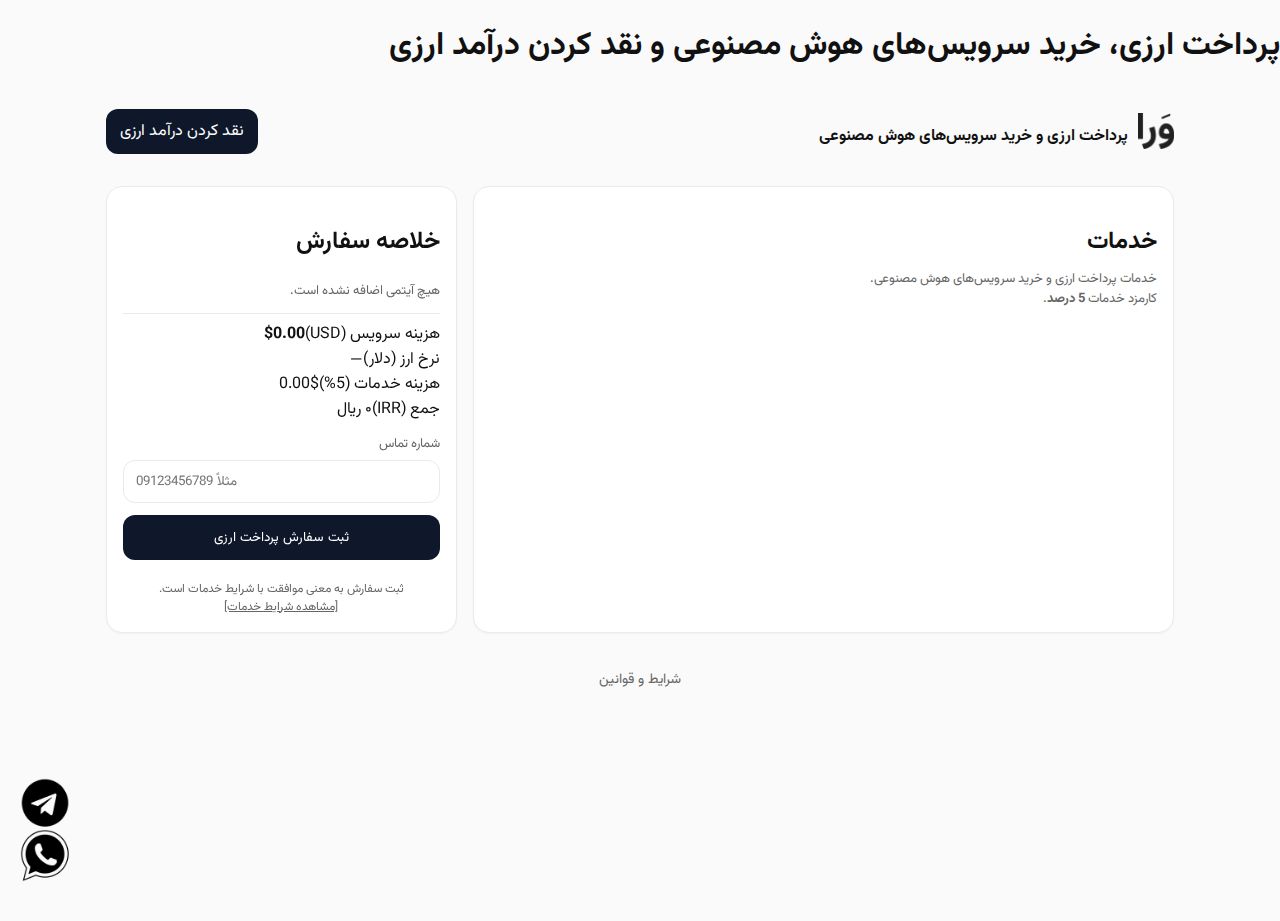
<file: index.html>
<!doctype html>
<html lang="fa" dir="rtl">

<head>
  <!-- Preconnect for Google Fonts -->
  <link rel="preconnect" href="https://fonts.googleapis.com">
  <link rel="preconnect" href="https://fonts.gstatic.com" crossorigin>

  <!-- Google tag (gtag.js) – deferred to avoid cache/blocking -->
  <script>
    window.addEventListener("load", function () {
      const s = document.createElement("script");
      s.src = "https://www.googletagmanager.com/gtag/js?id=G-918ZMTWD45";
      s.async = true;
      document.head.appendChild(s);

      window.dataLayer = window.dataLayer || [];
      function gtag() { dataLayer.push(arguments); }
      gtag('js', new Date());
      gtag('config', 'G-918ZMTWD45');
    });
  </script>

  <meta charset="utf-8" />
  <meta name="viewport" content="width=device-width, initial-scale=1" />
  <link rel="canonical" href="https://vara.global/" />
  <meta name="robots" content="index, follow" />
  <meta name="theme-color" content="#fafafa" />

  <!-- Favicons -->
  <link rel="apple-touch-icon" sizes="180x180" href="public/apple-touch-icon.png">
  <link rel="icon" type="image/png" sizes="32x32" href="public/favicon-32x32.png">
  <link rel="icon" href="public/favicon.ico">

  <!-- Google Fonts (Non-blocking – unchanged) -->
  <link href="https://fonts.googleapis.com/css2?family=Vazirmatn:wght@300;400;600;700&display=swap"
        rel="stylesheet" media="print" onload="this.media='all'" />
  <noscript>
    <link href="https://fonts.googleapis.com/css2?family=Vazirmatn:wght@300;400;600;700&display=swap"
          rel="stylesheet" />
  </noscript>

  <title>پرداخت ارزی، خرید سرویس خارجی و نقد کردن درآمد ارزی | Vara</title>
  <meta name="description"
        content="وَرا پلتفرمی برای پرداخت ارزی، خرید سرویس‌های هوش مصنوعی و سرویس‌های بین‌المللی است که برای کسب‌وکارها ساخته شده. امکان نقد کردن درآمد ارزی با کارمزد پایین و پردازش سریع." />
  <meta name="keywords"
        content="وَرا, پرداخت ارزی, خرید سرویس‌های هوش مصنوعی, خرید سرویس‌های خارجی, نقد کردن درآمد ارزی, Google Banana, Gemini AI Pro, Gemini AI Ultra, Google AI Studio, OpenAI API, ChatGPT Plus, ChatGPT Business, ChatGPT Pro, Cursor, Midjourney, Deepseek API, سرویس‌های AI, اکانت هوش مصنوعی, خرید اشتراک AI" />

  <!-- Open Graph -->
  <meta property="og:type" content="website" />
  <meta property="og:url" content="https://vara.global/" />
  <meta property="og:title" content="پرداخت ارزی، خرید سرویس خارجی و نقد کردن درآمد ارزی | Vara" />
  <meta property="og:description"
        content="وَرا پلتفرمی برای پرداخت ارزی، خرید سرویس‌های هوش مصنوعی و سرویس‌های بین‌المللی است که برای کسب‌وکارها ساخته شده. امکان نقد کردن درآمد ارزی با کارمزد پایین و پردازش سریع." />
  <meta property="og:image" content="https://vara.global/public/VaraOG.png" />
  <meta property="og:image:width" content="1200" />
  <meta property="og:image:height" content="630" />
  <meta property="og:site_name" content="Vara" />

  <!-- Twitter -->
  <meta name="twitter:card" content="summary_large_image" />
  <meta name="twitter:url" content="https://vara.global/" />
  <meta name="twitter:title" content="پرداخت ارزی، خرید سرویس خارجی و نقد کردن درآمد ارزی | Vara" />
  <meta name="twitter:description"
        content="وَرا پلتفرمی برای پرداخت ارزی، خرید سرویس‌های هوش مصنوعی و سرویس‌های بین‌المللی است که برای کسب‌وکارها ساخته شده. امکان نقد کردن درآمد ارزی با کارمزد پایین و پردازش سریع." />
  <meta name="twitter:image" content="https://vara.global/public/VaraOG.png" />

  <!-- Main CSS (cache fixed via versioning) -->
  <link rel="stylesheet" href="style.css?v=20260106"
        media="print" onload="this.media='all'" />
  <noscript>
    <link rel="stylesheet" href="style.css?v=20260106" />
  </noscript>
</head>

<body>
  <h1 class="seo-heading">پرداخت ارزی، خرید سرویس‌های هوش مصنوعی و نقد کردن درآمد ارزی</h1>

  <!-- HEADER -->
  <header class="header">
    <div class="brand">
      <img src="public/Varalogo1.webp" alt="Vara" class="brand-logo" width="36" height="36" />
      <span class="brand-text">پرداخت ارزی و خرید سرویس‌های هوش مصنوعی</span>
    </div>
    <a href="https://t.me/vara_global" class="btn cta">نقد کردن درآمد ارزی</a>
  </header>

  <!-- MAIN -->
  <main class="container">
    <section class="panel" id="servicesPanel">
      <h2>خدمات</h2>
      <div class="muted">
        خدمات پرداخت ارزی و خرید سرویس‌های هوش مصنوعی.
        <br>کارمزد خدمات <b>5 درصد</b>.
      </div>
      <div class="grid" id="servicesGrid"></div>
    </section>

    <section class="panel summary" id="summaryPanel">
      <h2>خلاصه سفارش</h2>
      <div id="items"></div>

      <div class="totals">
        <div class="row"><span>هزینه سرویس (USD)</span><strong id="serviceUSD">$0.00</strong></div>
        <div class="row"><span>نرخ ارز (دلار)</span><span id="rateShow">—</span></div>
        <div class="row"><span>هزینه خدمات (5%)</span><span id="feeShow">$0.00</span></div>
        <div class="row total"><span>جمع (IRR)</span><span id="grandIRR">0</span></div>
      </div>

      <div class="field">
        <label for="phone">شماره تماس</label>
        <input id="phone" type="tel" placeholder="مثلاً 09123456789" />
      </div>
      

      <button class="btn" id="submitBtn">ثبت سفارش پرداخت ارزی</button>
      <div style="font-size:12px;color:var(--muted);margin-top:8px;text-align:center;">
        ثبت سفارش به معنی موافقت با شرایط خدمات است.
        <br>
        <a href="https://vara.global/terms" target="_blank"
           style="color:inherit;text-decoration:underline;">[مشاهده شرایط خدمات]</a>
      </div>
      <div class="notice" id="message" style="display:none"></div>
    </section>
  </main>

  <footer style="text-align:center;padding:20px;font-size:14px;color:var(--muted);">
    <a href="/terms.html" style="color:inherit;text-decoration:none;">شرایط و قوانین</a>
  </footer>

  <div class="vara-support-container">
    <a href="https://t.me/vara_global" target="_blank" class="vara-support-button">
      <img src="public/telegrampng.png" width="53" height="53" />
    </a>
    <a href="https://wa.me/qr/RGRW5DNNJLTLI1" target="_blank" class="vara-support-button">
      <img src="public/whatsapppng.png" width="53" height="53" />
    </a>
  </div>

  <!-- Main JS (cache fixed via versioning) -->
  <script src="script.js?v=20260106" defer></script>
</body>
</html>
</file>
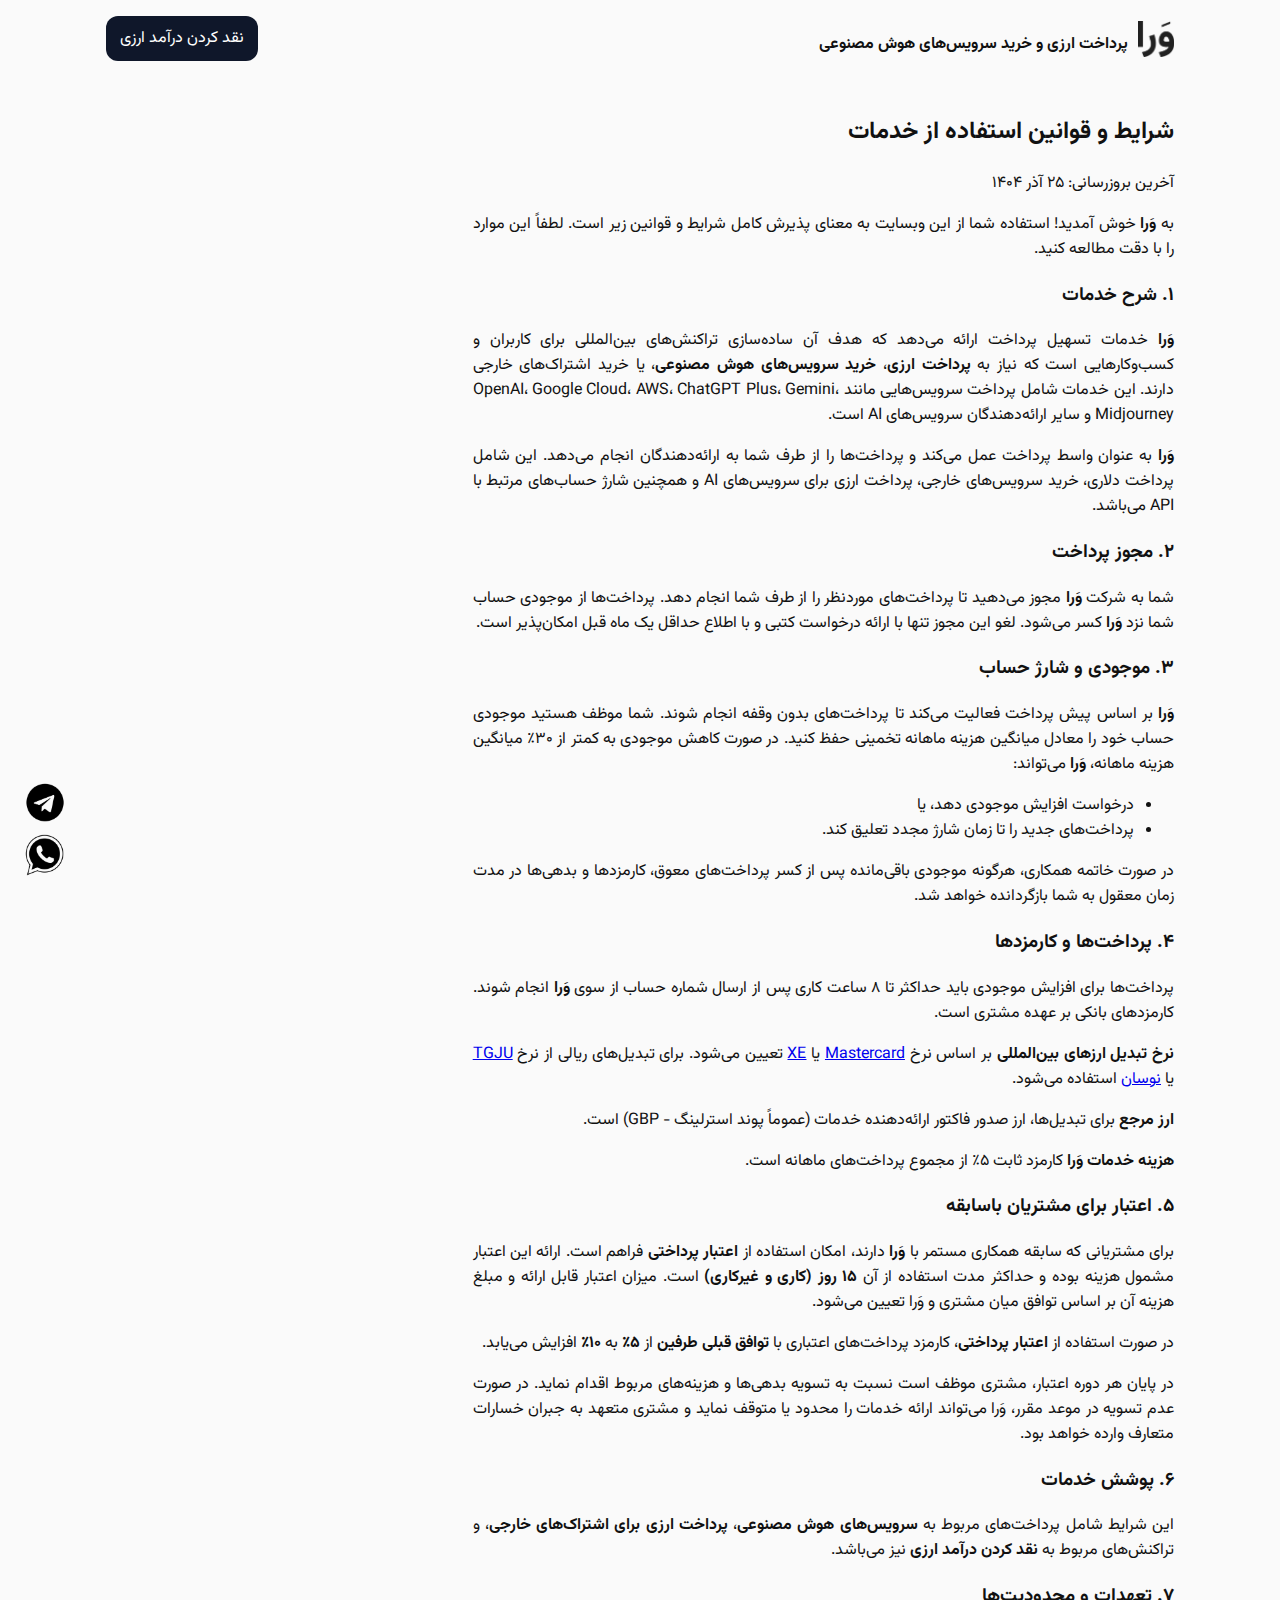
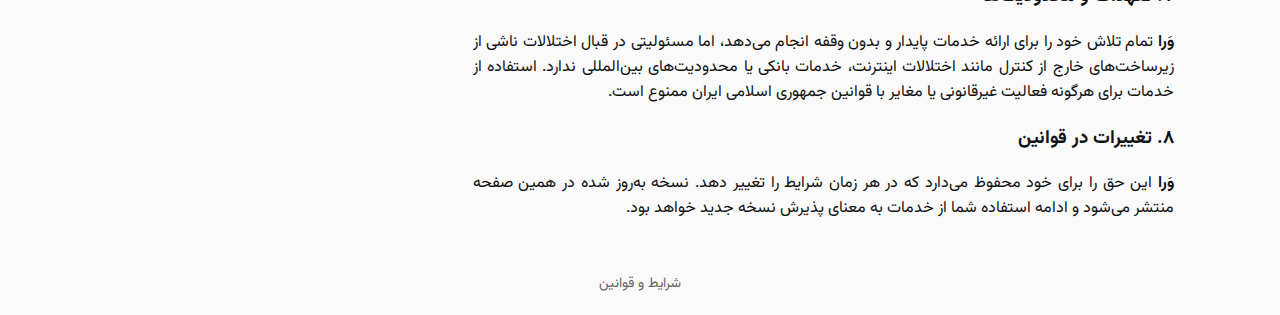
<file: terms.html>
<!doctype html>
<html lang="fa" dir="rtl">

<head>
    <!-- Preconnect for Google Fonts -->
    <link rel="preconnect" href="https://fonts.googleapis.com">
    <link rel="preconnect" href="https://fonts.gstatic.com" crossorigin>

    <!-- Google tag (gtag.js) -->
    <script async src="https://www.googletagmanager.com/gtag/js?id=G-918ZMTWD45"></script>
    <script>
        window.dataLayer = window.dataLayer || [];
        function gtag() { dataLayer.push(arguments); }
        gtag('js', new Date());

        gtag('config', 'G-918ZMTWD45');
    </script>
    <meta charset="utf-8" />
    <meta name="viewport" content="width=device-width, initial-scale=1" />
    <link rel="canonical" href="https://vara.global/terms" />
    <meta name="robots" content="index, follow" />
    <meta name="theme-color" content="#fafafa" />

    <!-- Favicons -->
    <link rel="apple-touch-icon" sizes="180x180" href="public/apple-touch-icon.png">
    <link rel="icon" type="image/png" sizes="32x32" href="public/favicon-32x32.png">
    <link rel="icon" href="public/favicon.ico">

    <!-- Google Fonts (Non-blocking) -->
    <link href="https://fonts.googleapis.com/css2?family=Vazirmatn:wght@300;400;600;700;900&display=swap"
        rel="stylesheet" media="print" onload="this.media='all'" />
    <noscript>
        <link href="https://fonts.googleapis.com/css2?family=Vazirmatn:wght@300;400;600;700;900&display=swap"
            rel="stylesheet" />
    </noscript>

    <title>شرایط و قوانین استفاده | Vara</title>
    <meta name="description" content="شرایط و قوانین استفاده از خدمات پرداخت ارزی و سرویس‌های هوش مصنوعی ورا." />

    <!-- Main CSS -->
    <link rel="stylesheet" href="style.css" media="print" onload="this.media='all'" />
    <noscript>
        <link rel="stylesheet" href="style.css" />
    </noscript>
</head>

<body>
    <!-- HEADER (Global Site Header) -->
    <header class="header">
        <div class="brand">
            <a href="/" style="display: flex; align-items: flex-end; gap: 10px; text-decoration: none; color: inherit;">
                <img src="public/Varalogo1.webp" alt="Vara" class="brand-logo" width="36" height="36" />
                <span class="brand-text">پرداخت ارزی و خرید سرویس‌های هوش مصنوعی</span>
            </a>
        </div>
        <a href="https://t.me/vara_global" class="btn cta">نقد کردن درآمد ارزی</a>
    </header>

    <!-- MAIN LAYOUT -->
    <main class="flex-grow container mx-auto px-4 sm:px-6 lg:px-8 py-12 md:py-20">
        <div class="max-w-4xl mx-auto bg-white dark:bg-gray-900/50 p-8 md:p-12 rounded-lg shadow-sm">
            <div class="text-center mb-12">
                <h2 class="text-4xl font-bold text-gray-900 dark:text-white mb-4">شرایط و قوانین استفاده از خدمات</h2>
                <p class="text-gray-500 dark:text-gray-400">آخرین بروزرسانی: ۲۵ آذر ۱۴۰۴</p>
            </div>

            <div class="prose prose-lg max-w-none text-gray-700 dark:text-gray-300 dark:prose-invert"
                style="text-align: justify;">

                <p>
                    به <strong>وَرا</strong> خوش آمدید! استفاده شما از این وبسایت به معنای پذیرش کامل شرایط و قوانین زیر
                    است. لطفاً این موارد را با دقت مطالعه کنید.
                </p>

                <h3>۱. شرح خدمات</h3>
                <p>
                    <strong>وَرا</strong> خدمات تسهیل پرداخت ارائه می‌دهد که هدف آن ساده‌سازی تراکنش‌های بین‌المللی برای
                    کاربران و کسب‌وکارهایی است که نیاز به
                    <strong>پرداخت ارزی</strong>،
                    <strong>خرید سرویس‌های هوش مصنوعی</strong>،
                    یا خرید اشتراک‌های خارجی دارند.
                    این خدمات شامل پرداخت سرویس‌هایی مانند
                    OpenAI، Google Cloud، AWS، ChatGPT Plus، Gemini، Midjourney
                    و سایر ارائه‌دهندگان سرویس‌های AI است.
                </p>

                <p>
                    <strong>وَرا</strong> به عنوان واسط پرداخت عمل می‌کند و پرداخت‌ها را از طرف شما به ارائه‌دهندگان
                    انجام می‌دهد. این شامل پرداخت دلاری، خرید سرویس‌های خارجی، پرداخت ارزی برای سرویس‌های AI و همچنین
                    شارژ حساب‌های مرتبط با API‌ می‌باشد.
                </p>

                <h3>۲. مجوز پرداخت</h3>
                <p>
                    شما به شرکت <strong>وَرا</strong> مجوز می‌دهید تا پرداخت‌های موردنظر را از طرف شما انجام دهد.
                    پرداخت‌ها از موجودی حساب شما نزد <strong>وَرا</strong> کسر می‌شود.
                    لغو این مجوز تنها با ارائه درخواست کتبی و با اطلاع حداقل یک ماه قبل امکان‌پذیر است.
                </p>

                <h3>۳. موجودی و شارژ حساب</h3>
                <p>
                    <strong>وَرا</strong> بر اساس پیش پرداخت فعالیت می‌کند تا پرداخت‌های بدون وقفه انجام شوند. شما
                    موظف هستید موجودی حساب خود را معادل میانگین هزینه ماهانه تخمینی حفظ کنید.
                    در صورت کاهش موجودی به کمتر از ۳۰٪ میانگین هزینه ماهانه، <strong>وَرا</strong> می‌تواند:
                </p>
                <ul>
                    <li>درخواست افزایش موجودی دهد، یا</li>
                    <li>پرداخت‌های جدید را تا زمان شارژ مجدد تعلیق کند.</li>
                </ul>

                <p>
                    در صورت خاتمه همکاری، هرگونه موجودی باقی‌مانده پس از کسر پرداخت‌های معوق، کارمزدها و بدهی‌ها در مدت
                    زمان معقول به شما بازگردانده خواهد شد.
                </p>

                <h3>۴. پرداخت‌ها و کارمزدها</h3>
                <p>
                    پرداخت‌ها برای افزایش موجودی باید حداکثر تا ۸ ساعت کاری پس از ارسال شماره حساب از سوی
                    <strong>وَرا</strong> انجام شوند.
                    کارمزدهای بانکی بر عهده مشتری است.
                </p>

                <p>
                    <strong>نرخ تبدیل ارزهای بین‌المللی</strong> بر اساس نرخ
                    <a href="https://www.mastercard.co.uk/en-gb/personal/get-support/convert-currency.html"
                        target="_blank" class="text-blue-600 dark:text-blue-400">Mastercard</a>
                    یا
                    <a href="https://www.xe.com/" target="_blank" class="text-blue-600 dark:text-blue-400">XE</a>
                    تعیین می‌شود.
                    برای تبدیل‌های ریالی از نرخ
                    <a href="https://www.tgju.org/" target="_blank" class="text-blue-600 dark:text-blue-400">TGJU</a>
                    یا
                    <a href="https://www.navasan.net/" target="_blank"
                        class="text-blue-600 dark:text-blue-400">نوسان</a>
                    استفاده می‌شود.
                </p>

                <p>
                    <strong>ارز مرجع</strong> برای تبدیل‌ها، ارز صدور فاکتور ارائه‌دهنده خدمات (عموماً پوند استرلینگ -
                    GBP) است.
                </p>

                <p>
                    <strong>هزینه خدمات وَرا</strong> کارمزد ثابت ۵٪ از مجموع پرداخت‌های ماهانه است.
                </p>

                <h3>۵. اعتبار برای مشتریان باسابقه</h3>
                <p>
                    برای مشتریانی که سابقه همکاری مستمر با <strong>وَرا</strong> دارند، امکان استفاده از
                    <strong>اعتبار پرداختی</strong> فراهم است. ارائه این اعتبار مشمول هزینه بوده و
                    حداکثر مدت استفاده از آن <strong>۱۵ روز (کاری و غیرکاری)</strong> است.
                    میزان اعتبار قابل ارائه و مبلغ هزینه آن بر اساس توافق میان مشتری و وَرا تعیین می‌شود.
                </p>
                <p>
                    در صورت استفاده از <strong>اعتبار پرداختی</strong>، کارمزد پرداخت‌های اعتباری با
                    <strong>توافق قبلی طرفین</strong> از <strong>۵٪</strong> به <strong>۱۰٪</strong> افزایش می‌یابد.
                </p>
                <p>
                    در پایان هر دوره اعتبار، مشتری موظف است نسبت به تسویه بدهی‌ها و هزینه‌های مربوط اقدام نماید.
                    در صورت عدم تسویه در موعد مقرر، وَرا می‌تواند ارائه خدمات را محدود یا متوقف نماید و
                    مشتری متعهد به جبران خسارات متعارف وارده خواهد بود.
                </p>


                <h3>۶. پوشش خدمات</h3>
                <p>
                    این شرایط شامل پرداخت‌های مربوط به
                    <strong>سرویس‌های هوش مصنوعی</strong>،
                    <strong>پرداخت ارزی برای اشتراک‌های خارجی</strong>،
                    و تراکنش‌های مربوط به
                    <strong>نقد کردن درآمد ارزی</strong>
                    نیز می‌باشد.
                </p>

                <h3>۷. تعهدات و محدودیت‌ها</h3>
                <p>
                    <strong>وَرا</strong> تمام تلاش خود را برای ارائه خدمات پایدار و بدون وقفه انجام می‌دهد، اما
                    مسئولیتی در قبال اختلالات ناشی از زیرساخت‌های خارج از کنترل مانند اختلالات اینترنت، خدمات بانکی یا
                    محدودیت‌های
                    بین‌المللی ندارد.
                    استفاده از خدمات برای هرگونه فعالیت غیرقانونی یا مغایر با قوانین جمهوری اسلامی ایران ممنوع است.
                </p>

                <h3>۸. تغییرات در قوانین</h3>
                <p>
                    <strong>وَرا</strong> این حق را برای خود محفوظ می‌دارد که در هر زمان شرایط را تغییر دهد. نسخه به‌روز
                    شده در همین
                    صفحه منتشر می‌شود و ادامه استفاده شما از خدمات به معنای پذیرش نسخه جدید خواهد بود.
                </p>


            </div>
        </div>
    </main>

    <!-- FOOTER -->
    <footer style="text-align: center; padding: 20px; font-size: 14px; color: var(--muted);">
        <a href="/terms.html" style="color: inherit; text-decoration: none;">شرایط و قوانین</a>
    </footer>

    <!-- SUPPORT BUTTONS -->
    <div class="vara-support-container">
        <a href="https://t.me/vara_global" target="_blank" class="vara-support-button" aria-label="Telegram">
            <img src="public/telegrampng.png" alt="پشتیبانی ورا در تلگرام" class="vara-support-icon" width="53"
                height="53" />
        </a>
        <a href="https://wa.me/qr/RGRW5DNNJLTLI1" target="_blank" class="vara-support-button" aria-label="WhatsApp">
            <img src="public/whatsapppng.png" alt="پشتیبانی ورا در واتساپ" class="vara-support-icon" width="53"
                height="53" />
        </a>
    </div>

</body>

</html>
</file>
<file: style.css>
:root {
  --bg: #fafafa;
  --card: #ffffff;
  --text: #111;
  --muted: #666;
  --line: #eaeaea;
  --accent: #0f172a;
  --radius: 16px;
}

/* ---------------------------------------------------
   GLOBAL FONT FIX — ENSURES VAZIRMATN EVERYWHERE
--------------------------------------------------- */
html,
body,
* {
  font-family: 'Vazirmatn', sans-serif !important;
  font-variant-numeric: normal !important;
  font-feature-settings: "tnum" 0, "lnum" 0 !important;
}

* {
  box-sizing: border-box;
}

html,
body {
  height: 100%;
}

body {
  margin: 0;
  background: var(--bg);
  color: var(--text);
  direction: rtl;
  unicode-bidi: plaintext;
}

/* Inputs default RTL except numeric */
input,
span,
div {
  direction: rtl;
  text-align: right;
}

/* Force numeric fields to stay LTR */
input[type="number"],
input[type="tel"],
input[type="email"] {
  direction: ltr !important;
  text-align: left !important;
}

/* ---------------------------------------------------
   LAYOUT
--------------------------------------------------- */

.container {
  max-width: 1100px;
  margin: 0 auto;
  padding: 16px;
  display: grid;
  gap: 16px;
  grid-template-columns: 2fr 1fr;
}

@media(max-width:900px) {
  .container {
    grid-template-columns: 1fr;
  }
}

.panel {
  background: var(--card);
  border: 1px solid var(--line);
  border-radius: var(--radius);
  padding: 16px;
  box-shadow: 0 1px 2px rgba(0, 0, 0, 0.04);
}

.panel h2 {
  margin-bottom: 8px;
}

.muted {
  color: var(--muted);
  font-size: 13px;
}

/* ---------------------------------------------------
   SUMMARY
--------------------------------------------------- */

.summary {
  position: sticky;
  top: 16px;
  display: flex;
  flex-direction: column;
  gap: 12px;
}

.line {
  display: flex;
  justify-content: space-between;
  padding: 10px 0;
  border-bottom: 1px dashed var(--line);
}

.line:last-child {
  border-bottom: 0;
}

.remove {
  border: 0;
  background: none;
  color: #b91c1c;
  cursor: pointer;
  font-size: 14px;
}

/* ---------------------------------------------------
   TOTALS
--------------------------------------------------- */

.totals {
  border-top: 1px solid var(--line);
  padding-top: 8px;
}

/* ---------------------------------------------------
   INPUTS
--------------------------------------------------- */

.field {
  display: grid;
  gap: 6px;
}

label {
  font-size: 13px;
  color: var(--muted);
}

input[type="tel"],
input[type="number"],
input[type="email"] {
  width: 100%;
  padding: 10px 12px;
  border: 1px solid var(--line);
  border-radius: 12px;
  background: #fff;
}

.row-2 {
  display: grid !important;
  grid-template-columns: 1fr !important;
  gap: 12px;
}

.readonly-box {
  background: #f8f9fa;
  border: 1px solid var(--line);
  padding: 10px 12px;
  border-radius: 12px;
  font-size: 14px;
  direction: ltr !important;
}

/* ---------------------------------------------------
   BUTTONS
--------------------------------------------------- */

.btn {
  background: var(--accent);
  color: #fff;
  border-radius: 12px;
  padding: 12px 14px;
  cursor: pointer;
  border: 0;
  text-decoration: none;
}

.btn.cta {
  padding: 10px 14px;
}

/* ---------------------------------------------------
   HEADER
--------------------------------------------------- */

.header {
  max-width: 1100px;
  margin: 0 auto;
  padding: 16px;
  display: flex;
  justify-content: space-between;
  align-items: center;
}

.brand {
  display: flex;
  align-items: flex-end;
  gap: 10px;
}

.brand-logo {
  width: 36px;
  height: 36px;
  object-fit: contain;
}

.brand-text {
  font-weight: 700;
  padding-bottom: 0;
}

/* ---------------------------------------------------
   SERVICE CARDS
--------------------------------------------------- */

.grid {
  display: grid;
  gap: 12px;
}

.card {
  padding: 14px;
  border: 1px solid var(--line);
  border-radius: 14px;
  display: grid;
  gap: 10px;
}

.controls {
  display: flex;
  align-items: center;
  gap: 10px;
}

/* Stepper fixed center alignment */
.stepper {
  display: flex;
  align-items: center;
  border: 1px solid var(--line);
  border-radius: 999px;
  overflow: hidden;
}

.stepper button {
  width: 34px;
  height: 34px;
  border: 0;
  background: #f8fafc;
  cursor: pointer;
  font-size: 16px;
}

.stepper span {
  min-width: 64px;
  height: 34px;
  display: flex;
  align-items: center;
  justify-content: center;
  line-height: 1;
}

.add-btn {}

/* ---------------------------------------------------
   SKELETON
--------------------------------------------------- */

.skeleton {
  animation: pulse 1.4s ease-in-out infinite;
}

.skeleton-line {
  height: 14px;
  background: #e5e7eb;
  border-radius: 6px;
}

.skeleton-line.title {
  width: 40%;
  height: 16px;
  margin-bottom: 10px;
}

.skeleton-line.subtitle {
  width: 60%;
  height: 14px;
  margin-bottom: 15px;
}

.skeleton-stepper {
  width: 110px;
  height: 34px;
  background: #e5e7eb;
  border-radius: 999px;
}

.skeleton-btn {
  width: 110px;
  height: 34px;
  background: #d1d5db;
  border-radius: 12px;
  margin-inline-start: auto;
}

@keyframes pulse {
  0% {
    opacity: 0.4;
  }

  50% {
    opacity: 1;
  }

  100% {
    opacity: 0.4;
  }
}

/* ---------------------------------------------------
   SUPPORT BUTTONS
--------------------------------------------------- */
.vara-support-container {
  position: fixed;
  bottom: 24px;
  left: 24px;
  z-index: 9999;
  display: flex;
  flex-direction: column;
  gap: 10px;
}

/* The clickable area – just a small square box */
.vara-support-button {
  width: 42px;
  /* icon size – adjust if needed */
  height: 42px;
  display: inline-flex;
  align-items: center;
  justify-content: center;
  text-decoration: none;
  border: none;
  background: transparent;
  padding: 0;
  margin: 0;
  box-shadow: none;
  /* no shadow, no extra border */
}

.vara-support-button:hover,
.vara-support-button:focus {
  transform: scale(1.1);
  box-shadow: 0 6px 16px rgba(0, 0, 0, 0.25);
  outline: none;
}

/* The icon itself – your PNG */
.vara-support-icon {
  width: 100%;
  height: 100%;
  display: block;
  object-fit: contain;
  /* keep aspect ratio, no cropping */
  border: none;
  background: transparent;
  padding: 0;
  margin: 0;
}

/* Mobile adjustments */
@media (max-width: 900px) {
  .vara-support-container {
    bottom: 80px;
    left: 16px;
  }
}
}
</file>
